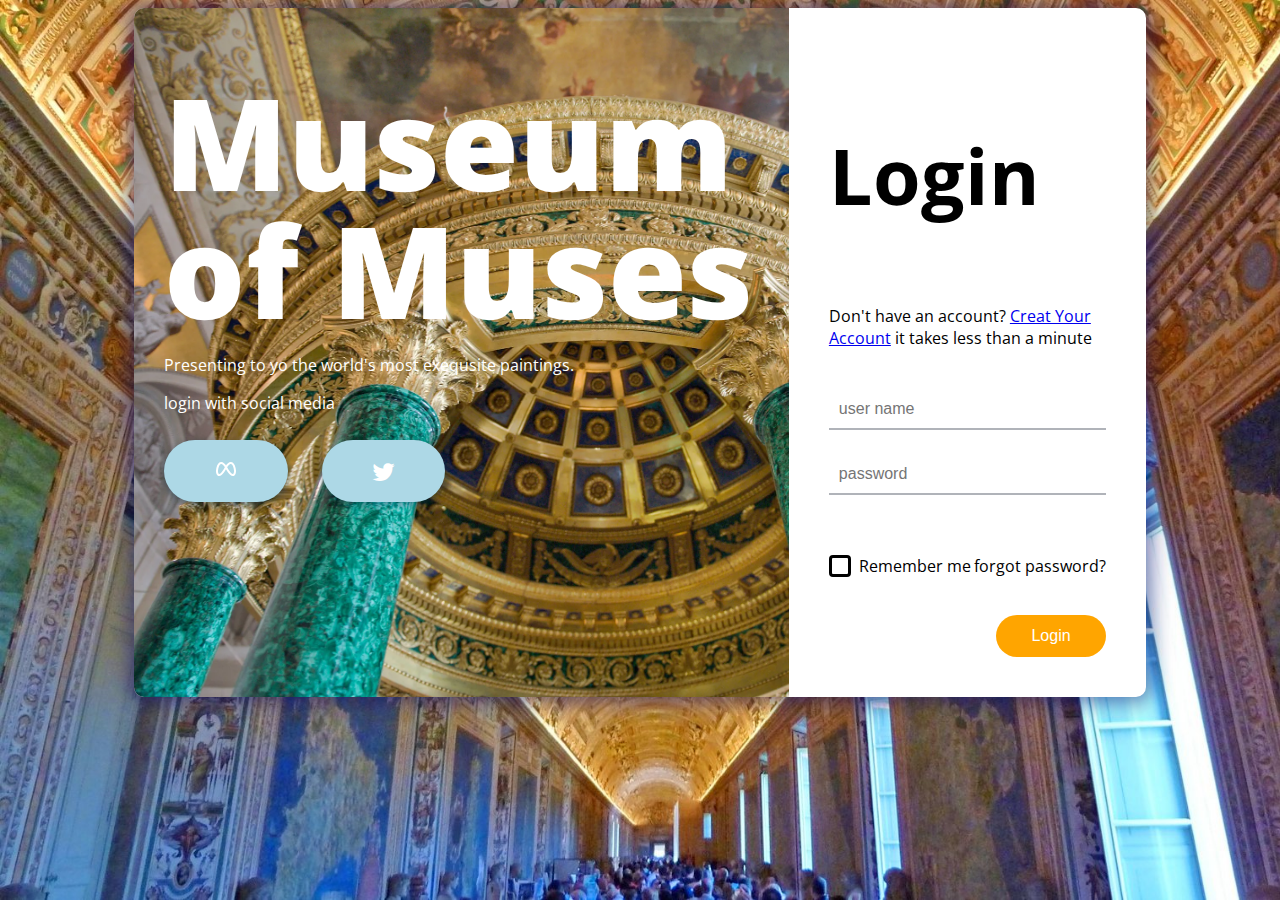
<file: SEM1_WEbTech-project/index.html>
<!DOCTYPE html>
<html lang="en">
<head>
  <meta charset="UTF-8">
  <title>Login Page </title>
  <link href="https://fonts.googleapis.com/css?family=Open+Sans" rel="stylesheet">


<link href="https://maxcdn.bootstrapcdn.com/font-awesome/4.7.0/css/font-awesome.min.css" rel="stylesheet" integrity="sha384-wvfXpqpZZVQGK6TAh5PVlGOfQNHSoD2xbE+QkPxCAFlNEevoEH3Sl0sibVcOQVnN" crossorigin="anonymous"><link rel="stylesheet" href="./style.css">

</head>
<body>
<div class="box-form">
	<div class="left">
		<div class="overlay">
		<h1>Museum of Muses</h1>
		<p>Presenting to yo the world's most exequsite paintings.</p>
		<span>
			<p>login with social media</p>
			<a href="#"><svg xmlns="http://www.w3.org/2000/svg" class="icon icon-tabler icon-tabler-brand-meta" width="24" height="24" viewBox="0 0 24 24" stroke-width="2" stroke="currentColor" fill="none" stroke-linecap="round" stroke-linejoin="round" >
				<path stroke="none" d="M0 0h24v24H0z" fill="none"></path>
				<path d="M12 10.174c1.766 -2.784 3.315 -4.174 4.648 -4.174c2 0 3.263 2.213 4 5.217c.704 2.869 .5 6.783 -2 6.783c-1.114 0 -2.648 -1.565 -4.148 -3.652a27.627 27.627 0 0 1 -2.5 -4.174z"></path>
				<path d="M12 10.174c-1.766 -2.784 -3.315 -4.174 -4.648 -4.174c-2 0 -3.263 2.213 -4 5.217c-.704 2.869 -.5 6.783 2 6.783c1.114 0 2.648 -1.565 4.148 -3.652c1 -1.391 1.833 -2.783 2.5 -4.174z"></path>
			 </svg></a>
			<a href="#"><i class="fa fa-twitter" aria-hidden="true"></i></a> 
		</span>
		</div>
	</div>
	
	
		<div class="right">
		<h5>Login</h5>
		<p>Don't have an account? <a href="#">Creat Your Account</a> it takes less than a minute</p>
		<div class="inputs">
			<input type="text" placeholder="user name">
			<br>
			<input type="password" placeholder="password">
		</div>
			
			<br><br>
			
		<div class="remember-me--forget-password">
				<!-- Angular -->
	<label>
		<input type="checkbox" name="item" checked/>
		<span class="text-checkbox">Remember me</span>
	</label>
			<p>forgot password?</p>
		</div>
			
			<br>
			<button>Login</button>
	</div>
	
</div>
<!-- partial -->
  
</body>
</html>
</file>
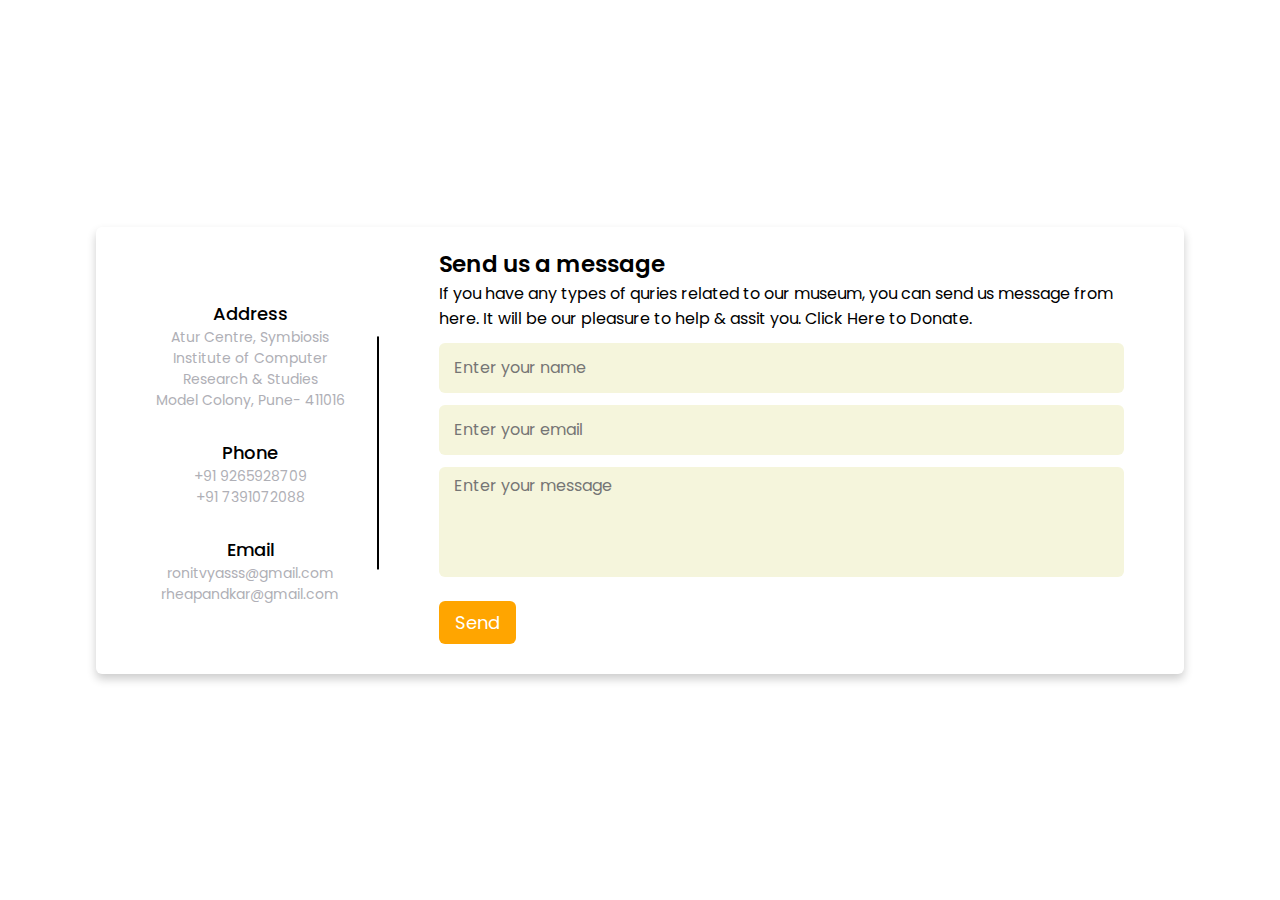
<file: SEM1_WEbTech-project/contact.html>
<!DOCTYPE html>
<html lang="en" dir="ltr">
  <head>
    <meta charset="UTF-8">
    <title> Contact Us </title>
    
    <link rel="stylesheet" href="contact.css"/>
     <meta name="viewport" content="width=device-width, initial-scale=1.0">
   </head>
<body>
  <div class="container">
    <div class="content">
      <div class="left-side">
        <div class="address details">
          <!--<i class="fas fa-map-marker-alt"></i>-->
          <div class="topic">Address</div>
          <div class="text-one">Atur Centre, Symbiosis Institute of Computer Research & Studies</div>
          <div class="text-two">Model Colony, Pune- 411016</div>
        </div>
        <div class="phone details">
          <!--<i class="fas fa-phone-alt"></i>-->
          <div class="topic">Phone</div>
          <div class="text-one">+91 9265928709</div>
          <div class="text-two">+91 7391072088</div>
        </div>
        <div class="email details">
          <!---<i class="fas fa-envelope"></i>-->
          <div class="topic">Email</div>
          <div class="text-one">ronitvyasss@gmail.com</div>
          <div class="text-two">rheapandkar@gmail.com</div>
        </div>
      </div>
      <div class="right-side">
        <div class="topic-text">Send us a message</div>
        <p>If you have any types of quries related to our museum, you can send us message from here.
           It will be our pleasure to help & assit you. Click Here to Donate.</p>
      <form action="#">
        <div class="input-box">
          <input type="text" placeholder="Enter your name">
        </div>
        <div class="input-box">
          <input type="text" placeholder="Enter your email">
        </div>
        <div class="input-box message-box">
          <textarea placeholder="Enter your message"></textarea>
        </div>
        <div class="button">
          <input type="button" value="Send" >
        </div>
      </form>
    </div>
    </div>
  </div>

</body>
</html>
</file>
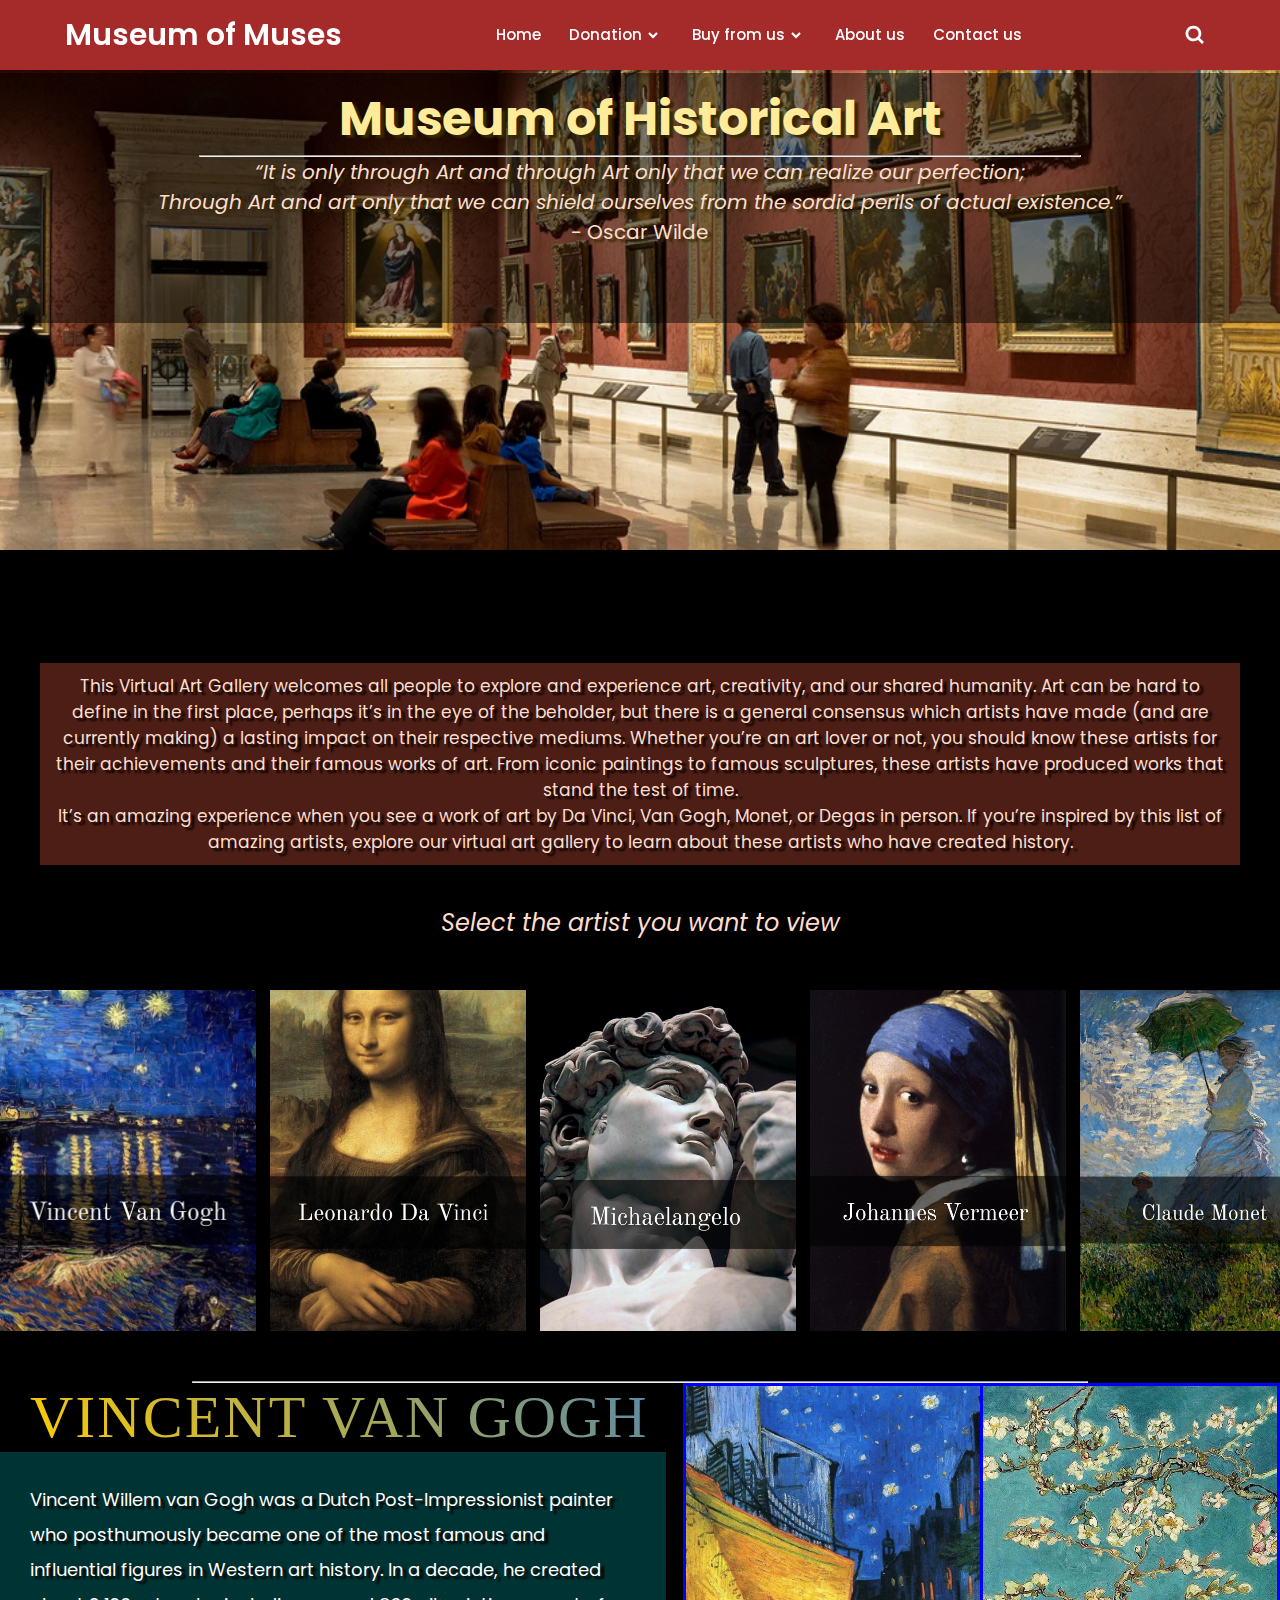
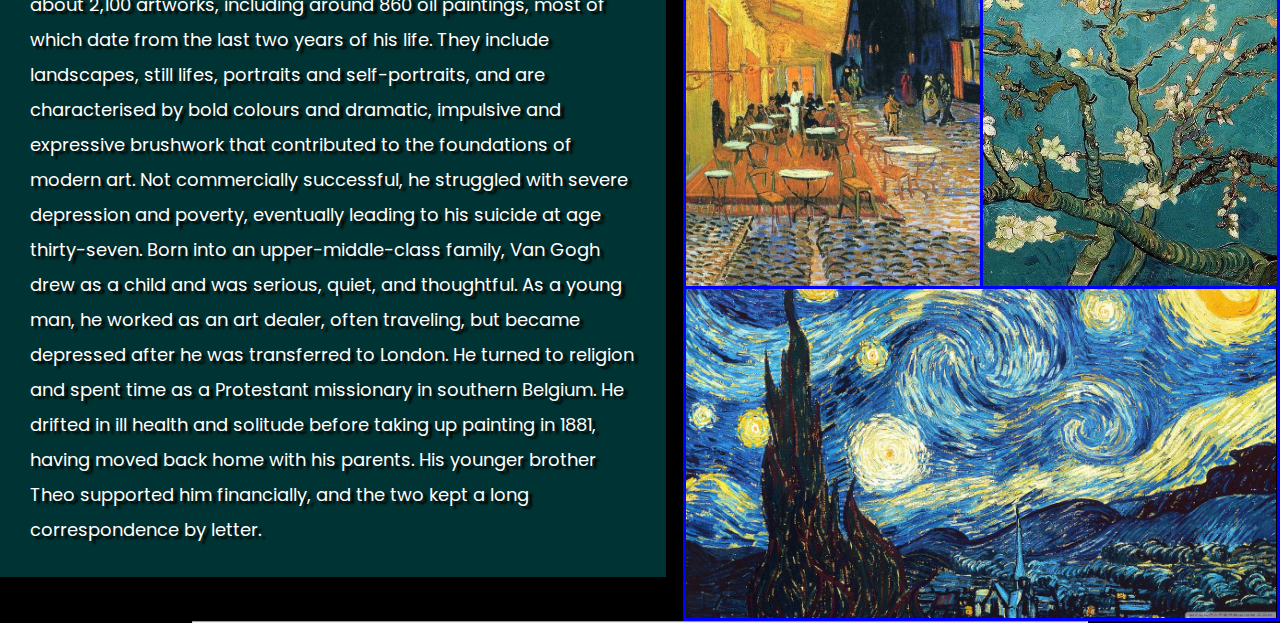
<file: SEM1_WEbTech-project/project.html>
<html>
<head>
<style>
body {background-color:black; 
      background-image: url("back.jpg");
      background-repeat:no-repeat; 
      background-position:top center;
      background-size:1400px; 2700px}

/* Style the links inside the navigation bar */
.topnav a {
float: right;
color:white;
background-color:black;
width:90px;
text-decoration:none;
text-align:center;
padding:10px;
font-size: 17px;}


/* Change the color of links on hover */
.topnav a:hover {
  background-color:DarkSalmon;
  color: black;
}

/* Add a color to the active/current link */
.topnav a.active {
  background-color: green;
  color: white;
}
.header {
margin-top: 3rem;
padding: 10px;
height: 250px;
text-align:center;
background-color: rgba(0,0,0,0.5);
font-size: 24px;
text-shadow: 4px 3px 2px #332900;
}
hr{ width: 70%;
margin-left: auto;
margin-right: auto;
color:rgba(255, 99, 71,0.6);}
/*a {color:white;
background-color:black;
width:90px;
text-decoration:none;
text-align:center;
padding:10px;}*/

.intro {
margin:40px;
padding: 10px;
text-align:left;
background-color: rgba(255, 99, 71, 0.3);
font-size: 17px;
text-shadow: 4px 3px 2px black;
}

.container {
  display: grid; 
  grid-auto-rows: 1fr; 
  grid-template-columns: repeat(6, 1fr); 
  gap: 0px 14px; 
  overflow-x:scroll;
}



.item1{
  transition: transform .5s ease;
}
.item1:hover{
  transform: scale(1.5);
}

/*.item7 {
  grid-area: 1 / 3 / 4 / 4;
}*/

table, td {
  border: 3px solid blue;
  border-collapse: collapse;
}
.vanhead {
margin-left:30px;
  color:white;
 text-align:left; font-size:60px; text-transform:uppercase; color:white; letter-spacing:2px;
  font-family:"Century Gothic", serif; font-weight:400;
    background-image: linear-gradient(45deg, #ffcc00, #0066ff 80%);
    background-size: 100%;
    -webkit-background-clip: text;
    -moz-background-clip: text;
    -webkit-text-fill-color: transparent; 
    -moz-text-fill-color: transparent;
}



.van{
margin-right:48%;
font-family:"Book Antiqua";
padding: 30px;
text-align: left;
background-color: rgb(0, 102, 102,.5);
font-size: 18px;
text-shadow: 4px 3px 2px black;
line-height:35px;
} 
</style>

</head>
<title>Museum of muses</title>
<body>
  <head>
    <meta charset="UTF-8">
    <title> Navigation Menu  </title>
    <link rel="stylesheet" href="navigation menu.css">
   
    <link href='https://unpkg.com/boxicons@2.0.7/css/boxicons.min.css' rel='stylesheet'>
     <meta name="viewport" content="width=device-width, initial-scale=1.0">
   </head>
<body>
  <nav>
    <div class="navbar">
      <i class='bx bx-menu'></i>
      <div class="logo"><a href="#">Museum of Muses</a></div>
      <div class="nav-links">
        <div class="sidebar-logo">
          <span class="logo-name">Menu</span>
          <i class='bx bx-x' ></i>
        </div>
        <ul class="links">
          <li><a href="#">Home</a></li>
          <li>
            <a href="#"> Donation</a>
            <i class='bx bxs-chevron-down htmlcss-arrow arrow  '></i>
            <ul class="htmlCss-sub-menu sub-menu">
              <li class="more">
                <span><a href="#">More</a>
                <i class='bx bxs-chevron-right arrow more-arrow'></i>
              </span>
                <ul class="more-sub-menu sub-menu">
              
                 
                </ul>
              </li>
            </ul>
          </li>
          <li>
            <a href="#">Buy from us</a>
            <i class='bx bxs-chevron-down js-arrow arrow '></i>
            <ul class="js-sub-menu sub-menu">
              
            </ul>
          </li>
          <li><a href="#">About us</a></li>
          <li><a href="contact.html">Contact us</a></li>
        </ul>
      </div>
      <div class="search-box">
        <i class='bx bx-search'></i>
        <div class="input-box">
          <input type="text" placeholder="Search...">
        </div>
      </div>
    </div>
  </nav>
  <script src="navigation menu.js"></script>

</body>
</div> 
<br>
<div class="header">
<h1><font color="#ffeb99" face="garamond">Museum of Historical Art</font></h1>
<hr>
<p id="p1">
<small><font color="#ffddcc"><i>“It is only through Art and through Art only that we can realize our perfection; 
<br>Through Art and art only that we can shield ourselves from the sordid perils of actual existence.”<br></i>
- Oscar Wilde</font></small>
</p>
</div>

<br><br><br><br><br><br><br><br><br><br><br><br>
<div class="intro"><font color="#ffddcc" face="Constantia"><p align="center">
<a id="home">This Virtual Art Gallery welcomes all people to explore and experience art, creativity, and our shared humanity.
Art can be hard to define in the first place, perhaps it’s in the eye of the beholder, but there is a general consensus which artists have made (and are currently making) a lasting impact on their respective mediums. Whether you’re an art lover or not, you should know these artists for their achievements and their famous works of art. From iconic paintings to famous sculptures, these artists have produced works that stand the test of time.
<br>
It’s an amazing experience when you see a work of art by Da Vinci, Van Gogh, Monet, or Degas in person. If you’re inspired by this list of amazing artists, explore our virtual art gallery to learn about these artists who have created history.
</a></p></font></div>
<div><center><font color="#ffddcc" size="5px"><i>Select the artist you want to view</i></font></center></div><br><br>
<div class="container">
  <div><a href='#VanGogh'><img height=341px width=256px src="vincent.jpg"></a>
  </div>
  <div><img height=341px width=256px src="mona.jpg">
  </div>
  <div><img height=341px width=256px src="marble.jpg">
  </div>
  <div><img height=341px width=256px src="teresa.jpg">
  </div>
  <div><img height=341px width=256px src="umbrella.jpg">
  </div>
  <div><img height=341px width=256px src="doll.jpg">
  </div>
</div>
<br><br>


<hr width="40px">
<table align="right" border="2px" >
<tr>
<td>
<img class="item1" title="Painting: Café Terrace at Night" height=500px width=294px src="shop.jpg">
</td>
<td>
<img class="item1" title="Painting: Almond Blossoms" height=500px width=294px src="flower.jpg">
</td>
</tr>
<tr>
<td colspan="2"><img class="item1" title="Painting: Starry Night" height=329px width=590px src="sky.jpg"></td>
</tr>
</table>

<h2 class="vanhead" a id="VanGogh">Vincent Van Gogh</h2>
<p class="van"><font color="white">
Vincent Willem van Gogh was a Dutch Post-Impressionist painter who posthumously became one of the most famous and influential figures in Western art history. In a decade, he created about 2,100 artworks, including around 860 oil paintings, most of which date from the last two years of his life. They include landscapes, still lifes, portraits and self-portraits, and are characterised by bold colours and dramatic, impulsive and expressive brushwork that contributed to the foundations of modern art. Not commercially successful, he struggled with severe depression and poverty, eventually leading to his suicide at age thirty-seven.
Born into an upper-middle-class family, Van Gogh drew as a child and was serious, quiet, and thoughtful. As a young man, he worked as an art dealer, often traveling, but became depressed after he was transferred to London. He turned to religion and spent time as a Protestant missionary in southern Belgium. He drifted in ill health and solitude before taking up painting in 1881, having moved back home with his parents. His younger brother Theo supported him financially, and the two kept a long correspondence by letter.
</font>
</p>
<hr width="40px">
</body>
</html>
</file>
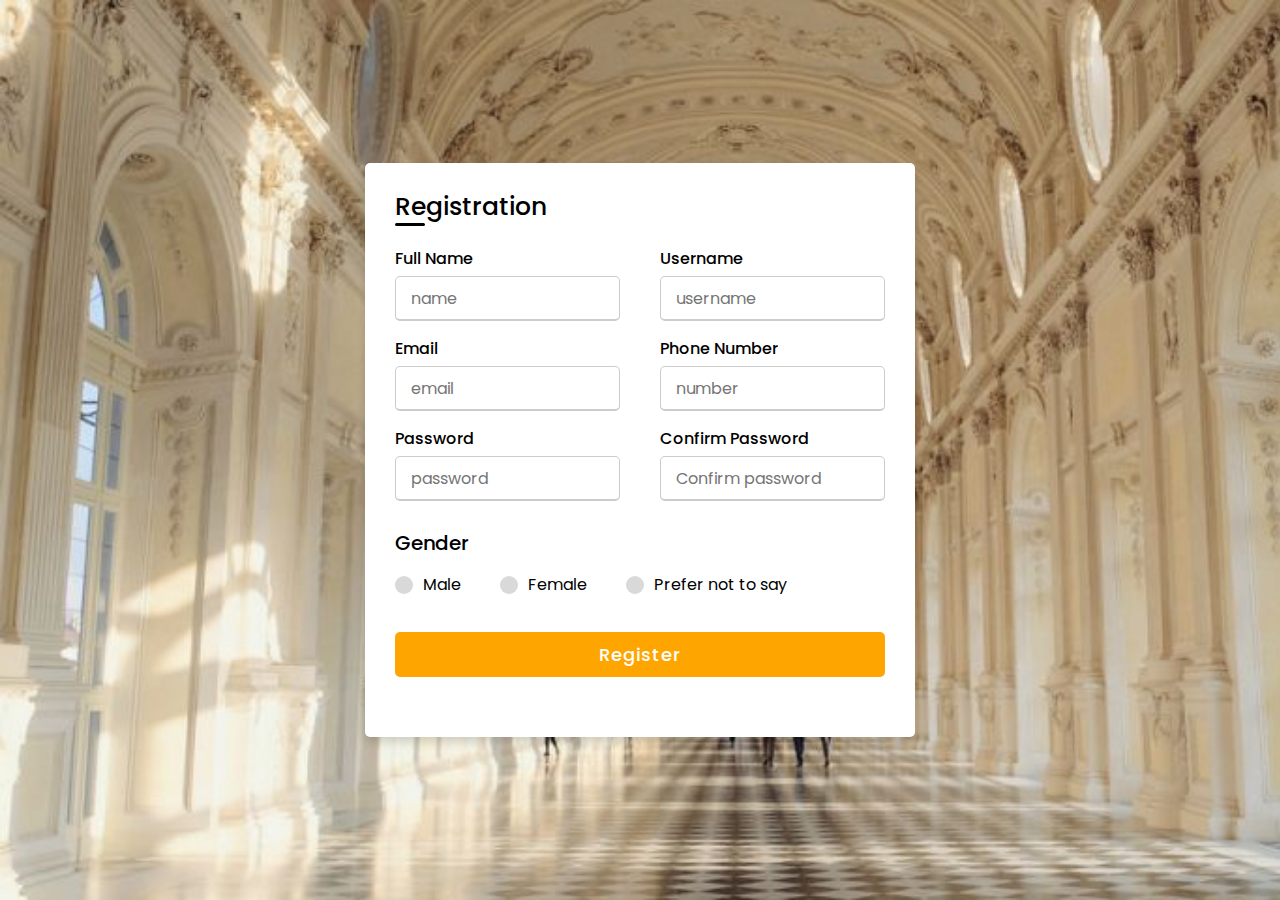
<file: SEM1_WEbTech-project/register.html>
<!DOCTYPE html>
<html lang="en" dir="ltr">
  <head>
    <meta charset="UTF-8">
    <title>  Registration Form  </title>
    <link rel="stylesheet" href="register.css">
     <meta name="viewport" content="width=device-width, initial-scale=1.0">
   </head>
<body>
  <div class="container">
    <div class="title">Registration</div>
    <div class="content">
      <form action="#">
        <div class="user-details">
          <div class="input-box">
            <span class="details">Full Name</span>
            <input type="text" placeholder="name" required>
          </div>
          <div class="input-box">
            <span class="details">Username</span>
            <input type="text" placeholder="username" required>
          </div>
          <div class="input-box">
            <span class="details">Email</span>
            <input type="text" placeholder="email" required>
          </div>
          <div class="input-box">
            <span class="details">Phone Number</span>
            <input type="text" placeholder="number" required>
          </div>
          <div class="input-box">
            <span class="details">Password</span>
            <input type="text" placeholder="password" required>
          </div>
          <div class="input-box">
            <span class="details">Confirm Password</span>
            <input type="text" placeholder="Confirm password" required>
          </div>
        </div>
        <div class="gender-details">
          <input type="radio" name="gender" id="dot-1">
          <input type="radio" name="gender" id="dot-2">
          <input type="radio" name="gender" id="dot-3">
          <span class="gender-title">Gender</span>
          <div class="category">
            <label for="dot-1">
            <span class="dot one"></span>
            <span class="gender">Male</span>
          </label>
          <label for="dot-2">
            <span class="dot two"></span>
            <span class="gender">Female</span>
          </label>
          <label for="dot-3">
            <span class="dot three"></span>
            <span class="gender">Prefer not to say</span>
            </label>
          </div>
        </div>
        <div class="button">
          <input type="submit" value="Register">
        </div>
      </form>
    </div>
  </div>

</body>
</html>
</file>
<file: SEM1_WEbTech-project/style.css>
body {
  background-image: url("int.jpg");
  background-size: cover;
  background-repeat: no-repeat;
  background-attachment: fixed;
  font-family: "Open Sans", sans-serif;
  color: black;
}

.box-form {
  margin: 0 auto;
  width: 80%;
  background: white;
  border-radius: 10px;
  overflow: hidden;
  display: flex;
  flex: 1 1 100%;
  align-items: stretch;
  justify-content: space-between;
  box-shadow: 0 0 20px 6px #090b6f85;
}
.box-form .left {
  color: white;
  background-size: cover;
  background-repeat: no-repeat;
  background-image: url("login.jpg");
  overflow: hidden;
}
.box-form .left .overlay {
  padding: 30px;
  width: 100%;
  height: 100%;
  overflow: hidden;
  box-sizing: border-box;
}
.box-form .left .overlay h1 {
  font-size: 10vmax;
  line-height: 1;
  font-weight: 900;
  margin-top: 40px;
  margin-bottom: 20px;
}

.box-form .left .overlay span a {
  background: lightblue;
  color: white;
  margin-top: 10px;
  padding: 14px 50px;
  font-size: 25px;
  border-radius: 100px;
  display: inline-block;
  box-shadow: 0 3px 6px 1px #042d4657;
}
.box-form .left .overlay span a:last-child {
  background: lightblue;
  margin-left: 30px;
}
.box-form .right {
  padding: 40px;
  overflow: hidden;
}
@media (max-width: 980px) {
  .box-form .right {
    width: 100%;
  }
}
.box-form .right h5 {
  font-size: 6vmax;
  line-height: 0;
}
.box-form .right p {
  font-size: 16px;
  color: black;
}
.box-form .right .inputs {
  overflow: hidden;
}
.box-form .right input {
  width: 100%;
  padding: 10px;
  margin-top: 25px;
  font-size: 16px;
  border: none;
  outline: none;
  border-bottom: 2px solid #B0B3B9;
}
.box-form .right .remember-me--forget-password {
  display: flex;
  justify-content: space-between;
  align-items: center;
}
.box-form .right .remember-me--forget-password input {
  margin: 0;
  margin-right: 7px;
  width: auto;
}
.box-form .right button {
  float: right;
  color: white;
  font-size: 16px;
  padding: 12px 35px;
  border-radius: 50px;
  display: inline-block;
  border: 0;
  outline: 0;
  background: orange;
}

label {
  display: block;
  position: relative;
  margin-left: 30px;
}

label::before {
  content: ' \f00c';
  position: absolute;
  font-family: FontAwesome;
  background: transparent;
  border: 3px solid black;
  border-radius: 4px;
  color: transparent;
  left: -30px;
  transition: all 0.2s linear;
}

label:hover::before {
  font-family: FontAwesome;
  content: ' \f00c';
  color: black;
  cursor: pointer;
}

label:hover::before .text-checkbox {
  background: black;
}

label span.text-checkbox {
  display: inline-block;
  height: auto;
  position: relative;
  cursor: pointer;
  transition: all 0.2s linear;
}

label input[type="checkbox"] {
  display: none;
}
</file>
<file: SEM1_WEbTech-project/contact.css>
/* Google Font CDN Link */
@import url('https://fonts.googleapis.com/css2?family=Poppins:wght@200;300;400;500;600;700&display=swap');
*{
  margin: 0;
  padding: 0;
  box-sizing: border-box;
  font-family: "Poppins" , sans-serif;
}
body{
  min-height: 100vh;
  width: 100%;
  background-image: url("contact.jpg"); 
  background: no-repeat;
  display: flex;
  align-items: center;
  justify-content: center;
}
.container{
  width: 85%;
  background: #fff;
  border-radius: 6px;
  padding: 20px 60px 30px 40px;
  box-shadow: 0 5px 10px rgba(0, 0, 0, 0.2);
}
.container .content{
  display: flex;
  align-items: center;
  justify-content: space-between;
}
.container .content .left-side{
  width: 25%;
  height: 100%;
  display: flex;
  flex-direction: column;
  align-items: center;
  justify-content: center;
  margin-top: 15px;
  position: relative;
  background: white:
}
.content .left-side::before{
  content: '';
  position: absolute;
  height: 70%;
  width: 2px;
  right: -15px;
  top: 50%;
  transform: translateY(-50%);
  background: black;
}
.content .left-side .details{
  margin: 14px;
  text-align: center;
}
.content .left-side .details i{
  font-size: 30px;
  color: black;
  margin-bottom: 10px;
}
.content .left-side .details .topic{
  font-size: 18px;
  font-weight: 500;
}
.content .left-side .details .text-one,
.content .left-side .details .text-two{
  font-size: 14px;
  color: #afafb6;
}


.container .content .right-side{
  width: 75%;
  margin-left: 75px;
}
.content .right-side .topic-text{
  font-size: 23px;
  font-weight: 600;
  color: black;
}
.right-side .input-box{
  height: 50px;
  width: 100%;
  margin: 12px 0;
}
.right-side .input-box input,
.right-side .input-box textarea{
  height: 100%;
  width: 100%;
  border: none;
  outline: none;
  font-size: 16px;
  background: #f5f5dc ;
  border-radius: 6px;
  padding: 0 15px;
  resize: none;
}
.right-side .message-box{
  min-height: 110px;
}
.right-side .input-box textarea{
  padding-top: 6px;
}
.right-side .button{
  display: inline-block;
  margin-top: 12px;
}
.right-side .button input[type="button"]{
  color: #fff;
  font-size: 18px;
  outline: none;
  border: none;
  padding: 8px 16px;
  border-radius: 6px;
  background: orange;
  cursor: pointer;
  transition: all 0.3s ease;
}
.button input[type="button"]:hover{
  background: red;
}

}


































































































































/* /// */
</file>
<file: SEM1_WEbTech-project/navigation menu.css>
/* Googlefont Poppins CDN Link */
@import url('https://fonts.googleapis.com/css2?family=Poppins:wght@200;300;400;500;600;700&display=swap');
*{
  margin: 0;
  padding: 0;
  box-sizing: border-box;
  font-family: 'Poppins', sans-serif;
}
body{
  min-height: 100vh;
}
nav{
  position: fixed;
  top: 0;
  left: 0;
  width: 100%;
  height: 100%;
  height: 70px;
  background: brown;
  box-shadow: 0 1px 2px rgba(0, 0, 0, 0.2);
  z-index: 99;
}
nav .navbar{
  height: 100%;
  max-width: 1250px;
  width: 100%;
  display: flex;
  align-items: center;
  justify-content: space-between;
  margin: auto;
  /* background: red; */
  padding: 0 50px;
}
.navbar .logo a{
  font-size: 30px;
  color: #fff;
  text-decoration: none;
  font-weight: 600;
}
nav .navbar .nav-links{
  line-height: 70px;
  height: 100%;
}
nav .navbar .links{
  display: flex;
}
nav .navbar .links li{
  position: relative;
  display: flex;
  align-items: center;
  justify-content: space-between;
  list-style: none;
  padding: 0 14px;
}
nav .navbar .links li a{
  height: 100%;
  text-decoration: none;
  white-space: nowrap;
  color: #fff;
  font-size: 15px;
  font-weight: 500;
}
.links li:hover .htmlcss-arrow,
.links li:hover .js-arrow{
  transform: rotate(180deg);
  }

nav .navbar .links li .arrow{
  /* background: red; */
  height: 100%;
  width: 22px;
  line-height: 70px;
  text-align: center;
  display: inline-block;
  color: #fff;
  transition: all 0.3s ease;
}
nav .navbar .links li .sub-menu{
  position: absolute;
  top: 70px;
  left: 0;
  line-height: 40px;
  background: #3E8DA8;
  box-shadow: 0 1px 2px rgba(0, 0, 0, 0.2);
  border-radius: 0 0 4px 4px;
  display: none;
  z-index: 2;
}
nav .navbar .links li:hover .htmlCss-sub-menu,
nav .navbar .links li:hover .js-sub-menu{
  display: block;
}
.navbar .links li .sub-menu li{
  padding: 0 22px;
  border-bottom: 1px solid rgba(255,255,255,0.1);
}
.navbar .links li .sub-menu a{
  color: #fff;
  font-size: 15px;
  font-weight: 500;
}
.navbar .links li .sub-menu .more-arrow{
  line-height: 40px;
}
.navbar .links li .htmlCss-more-sub-menu{
  /* line-height: 40px; */
}
.navbar .links li .sub-menu .more-sub-menu{
  position: absolute;
  top: 0;
  left: 100%;
  border-radius: 0 4px 4px 4px;
  z-index: 1;
  display: none;
}
.links li .sub-menu .more:hover .more-sub-menu{
  display: block;
}
.navbar .search-box{
  position: relative;
   height: 40px;
  width: 40px;
}
.navbar .search-box i{
  position: absolute;
  height: 100%;
  width: 100%;
  line-height: 40px;
  text-align: center;
  font-size: 22px;
  color: #fff;
  font-weight: 600;
  cursor: pointer;
  transition: all 0.3s ease;
}
.navbar .search-box .input-box{
  position: absolute;
  right: calc(100% - 40px);
  top: 80px;
  height: 60px;
  width: 300px;
  background: #3E8DA8;
  border-radius: 6px;
  opacity: 0;
  pointer-events: none;
  transition: all 0.4s ease;
}
.navbar.showInput .search-box .input-box{
  top: 65px;
  opacity: 1;
  pointer-events: auto;
  background: #3E8DA8;
}
.search-box .input-box::before{
  content: '';
  position: absolute;
  height: 20px;
  width: 20px;
  background: #3E8DA8;
  right: 10px;
  top: -6px;
  transform: rotate(45deg);
}
.search-box .input-box input{
  position: absolute;
  top: 50%;
  left: 50%;
  border-radius: 4px;
  transform: translate(-50%, -50%);
  height: 35px;
  width: 280px;
  outline: none;
  padding: 0 15px;
  font-size: 16px;
  border: none;
}
.navbar .nav-links .sidebar-logo{
  display: none;
}
.navbar .bx-menu{
  display: none;
}
@media (max-width:920px) {
  nav .navbar{
    max-width: 100%;
    padding: 0 25px;
  }

  nav .navbar .logo a{
    font-size: 27px;
  }
  nav .navbar .links li{
    padding: 0 10px;
    white-space: nowrap;
  }
  nav .navbar .links li a{
    font-size: 15px;
  }
}
@media (max-width:800px){
  nav{
    /* position: relative; */
  }
  .navbar .bx-menu{
    display: block;
  }
  nav .navbar .nav-links{
    position: fixed;
    top: 0;
    left: -100%;
    display: block;
    max-width: 270px;
    width: 100%;
    background:  #3E8DA8;
    line-height: 40px;
    padding: 20px;
    box-shadow: 0 5px 10px rgba(0, 0, 0, 0.2);
    transition: all 0.5s ease;
    z-index: 1000;
  }
  .navbar .nav-links .sidebar-logo{
    display: flex;
    align-items: center;
    justify-content: space-between;
  }
  .sidebar-logo .logo-name{
    font-size: 25px;
    color: #fff;
  }
    .sidebar-logo  i,
    .navbar .bx-menu{
      font-size: 25px;
      color: #fff;
    }
  nav .navbar .links{
    display: block;
    margin-top: 20px;
  }
  nav .navbar .links li .arrow{
    line-height: 40px;
  }
nav .navbar .links li{
    display: block;
  }
nav .navbar .links li .sub-menu{
  position: relative;
  top: 0;
  box-shadow: none;
  display: none;
}
nav .navbar .links li .sub-menu li{
  border-bottom: none;

}
.navbar .links li .sub-menu .more-sub-menu{
  display: none;
  position: relative;
  left: 0;
}
.navbar .links li .sub-menu .more-sub-menu li{
  display: flex;
  align-items: center;
  justify-content: space-between;
}
.links li:hover .htmlcss-arrow,
.links li:hover .js-arrow{
  transform: rotate(0deg);
  }
  .navbar .links li .sub-menu .more-sub-menu{
    display: none;
  }
  .navbar .links li .sub-menu .more span{
    /* background: red; */
    display: flex;
    align-items: center;
    /* justify-content: space-between; */
  }

  .links li .sub-menu .more:hover .more-sub-menu{
    display: none;
  }
  nav .navbar .links li:hover .htmlCss-sub-menu,
  nav .navbar .links li:hover .js-sub-menu{
    display: none;
  }
.navbar .nav-links.show1 .links .htmlCss-sub-menu,
  .navbar .nav-links.show3 .links .js-sub-menu,
  .navbar .nav-links.show2 .links .more .more-sub-menu{
      display: block;
    }
    .navbar .nav-links.show1 .links .htmlcss-arrow,
    .navbar .nav-links.show3 .links .js-arrow{
        transform: rotate(180deg);
}
    .navbar .nav-links.show2 .links .more-arrow{
      transform: rotate(90deg);
    }
}
@media (max-width:370px){
  nav .navbar .nav-links{
  max-width: 100%;
} 
}
</file>
<file: SEM1_WEbTech-project/register.css>
@import url('https://fonts.googleapis.com/css2?family=Poppins:wght@200;300;400;500;600;700&display=swap');
*{
  margin: 0;
  padding: 0;
  box-sizing: border-box;
  font-family: 'Poppins',sans-serif;
}
body{
  height: 100vh;
  display: flex;
  justify-content: center;
  align-items: center;
  padding: 10px;
  background-image: url("register.jpg") ;
  background-size: 1500px,2800px;
  background-repeat: no-repeat;
  
}
.container{
  max-width: 550px;
  width: 100%;
  background-color: #fff;
  padding: 25px 30px;
  border-radius: 5px;
  box-shadow: 0 5px 10px rgba(0,0,0,0.15);
}
.container .title{
  font-size: 25px;
  font-weight: 500;
  position: relative;
}
.container .title::before{
  content: "";
  position: absolute;
  left: 0;
  bottom: 0;
  height: 3px;
  width: 30px;
  border-radius: 554px;
  background: black;
}
.content form .user-details{
  display: flex;
  flex-wrap: wrap;
  justify-content: space-between;
  margin: 20px 0 12px 0;
}
form .user-details .input-box{
  margin-bottom: 15px;
  width: calc(100% / 2 - 20px);
}
form .input-box span.details{
  display: block;
  font-weight: 500;
  margin-bottom: 5px;
}
.user-details .input-box input{
  height: 45px;
  width: 100%;
  outline: none;
  font-size: 16px;
  border-radius: 5px;
  padding-left: 15px;
  border: 1px solid #ccc;
  border-bottom-width: 2px;
  transition: all 0.3s ease;
}
.user-details .input-box input:focus,
.user-details .input-box input:valid{
  border-color: black;
}
 form .gender-details .gender-title{
  font-size: 20px;
  font-weight: 500;
 }
 form .category{
   display: flex;
   width: 80%;
   margin: 14px 0 ;
   justify-content: space-between;
 }
 form .category label{
   display: flex;
   align-items: center;
   cursor: pointer;
 }
 form .category label .dot{
  height: 18px;
  width: 18px;
  border-radius: 50%;
  margin-right: 10px;
  background: #d9d9d9;
  border: 5px solid transparent;
  transition: all 0.3s ease;
}
 #dot-1:checked ~ .category label .one,
 #dot-2:checked ~ .category label .two,
 #dot-3:checked ~ .category label .three{
   background: #9b59b6;
   border-color: #d9d9d9;
 }
 form input[type="radio"]{
   display: none;
 }
 form .button{
   height: 45px;
   margin: 35px 0
 }
 form .button input{
   height: 100%;
   width: 100%;
   border-radius: 5px;
   border: none;
   color: white;
   font-size: 18px;
   font-weight: 500;
   letter-spacing: 1px;
   cursor: pointer;
   transition: all 0.3s ease;
   background: orange;
 }
 form .button input:hover{
  /* transform: scale(0.99); */
  background: green;
  }
 
}
</file>
